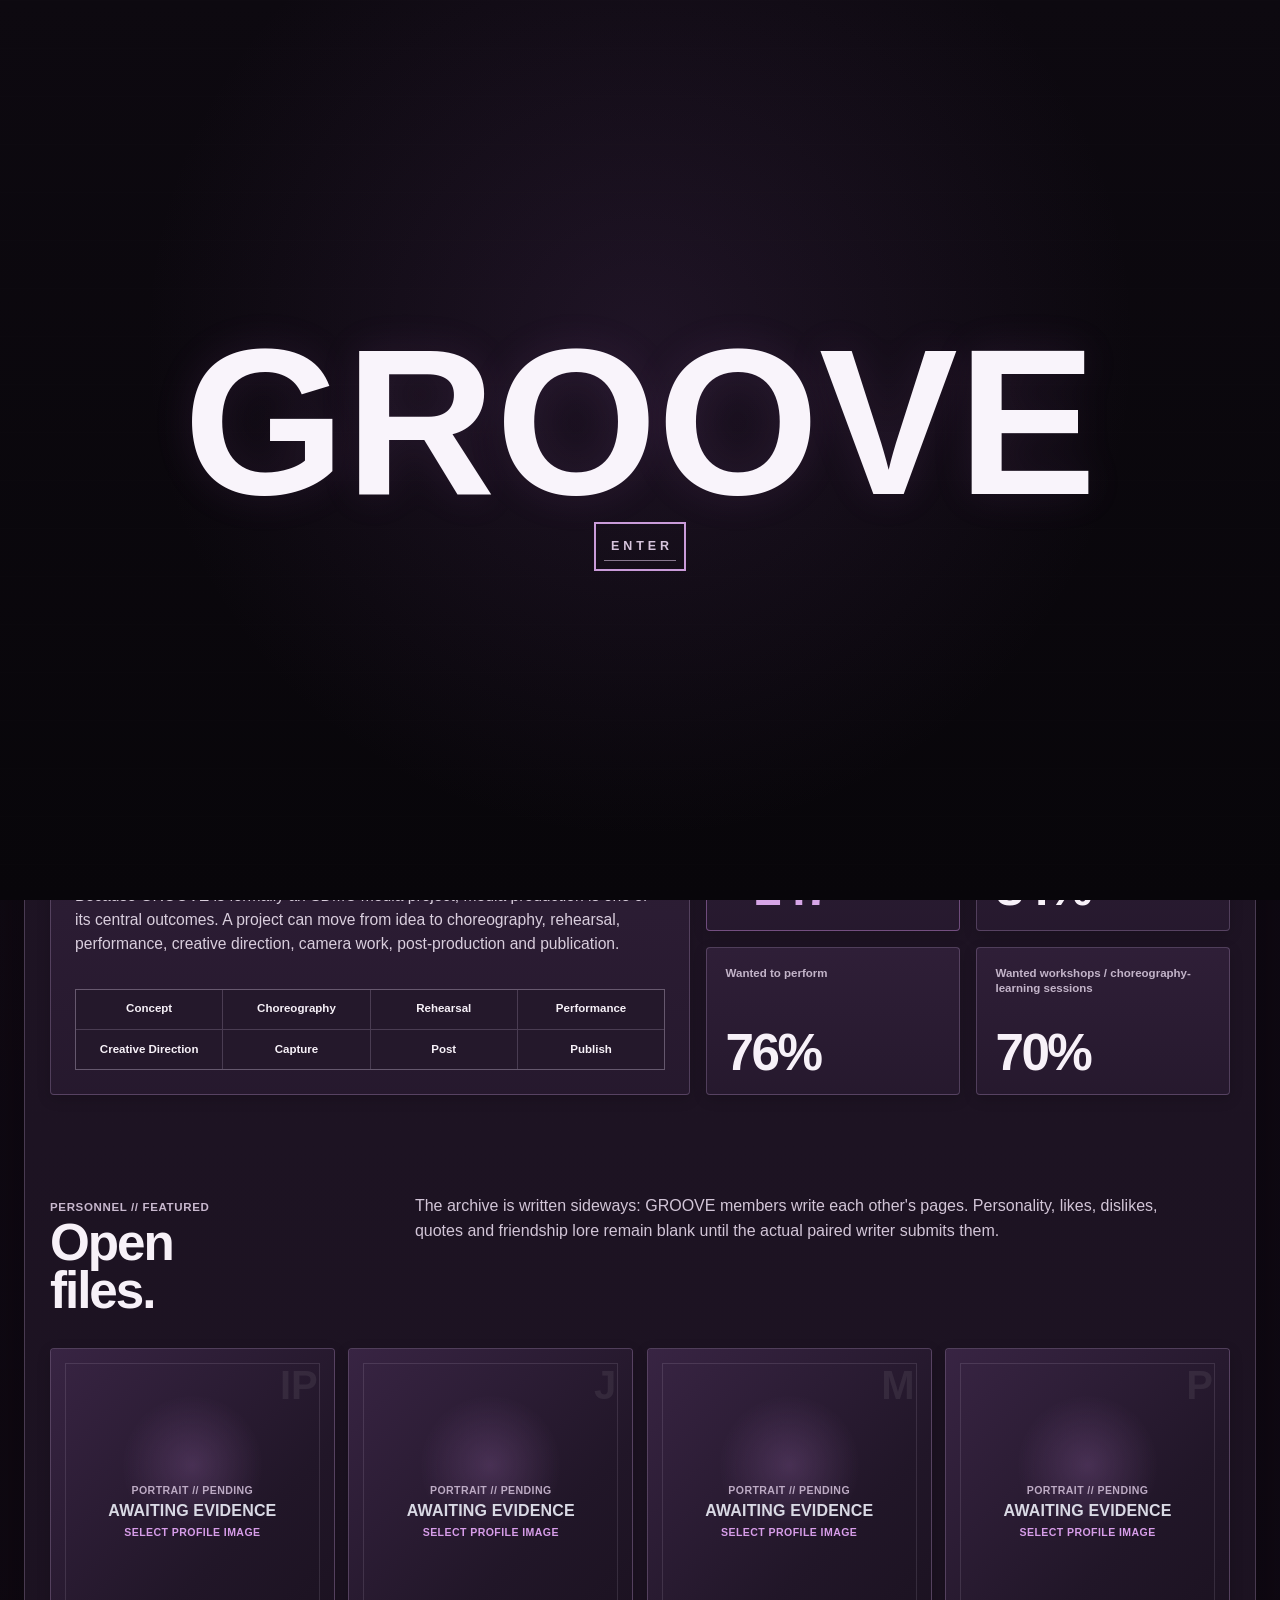
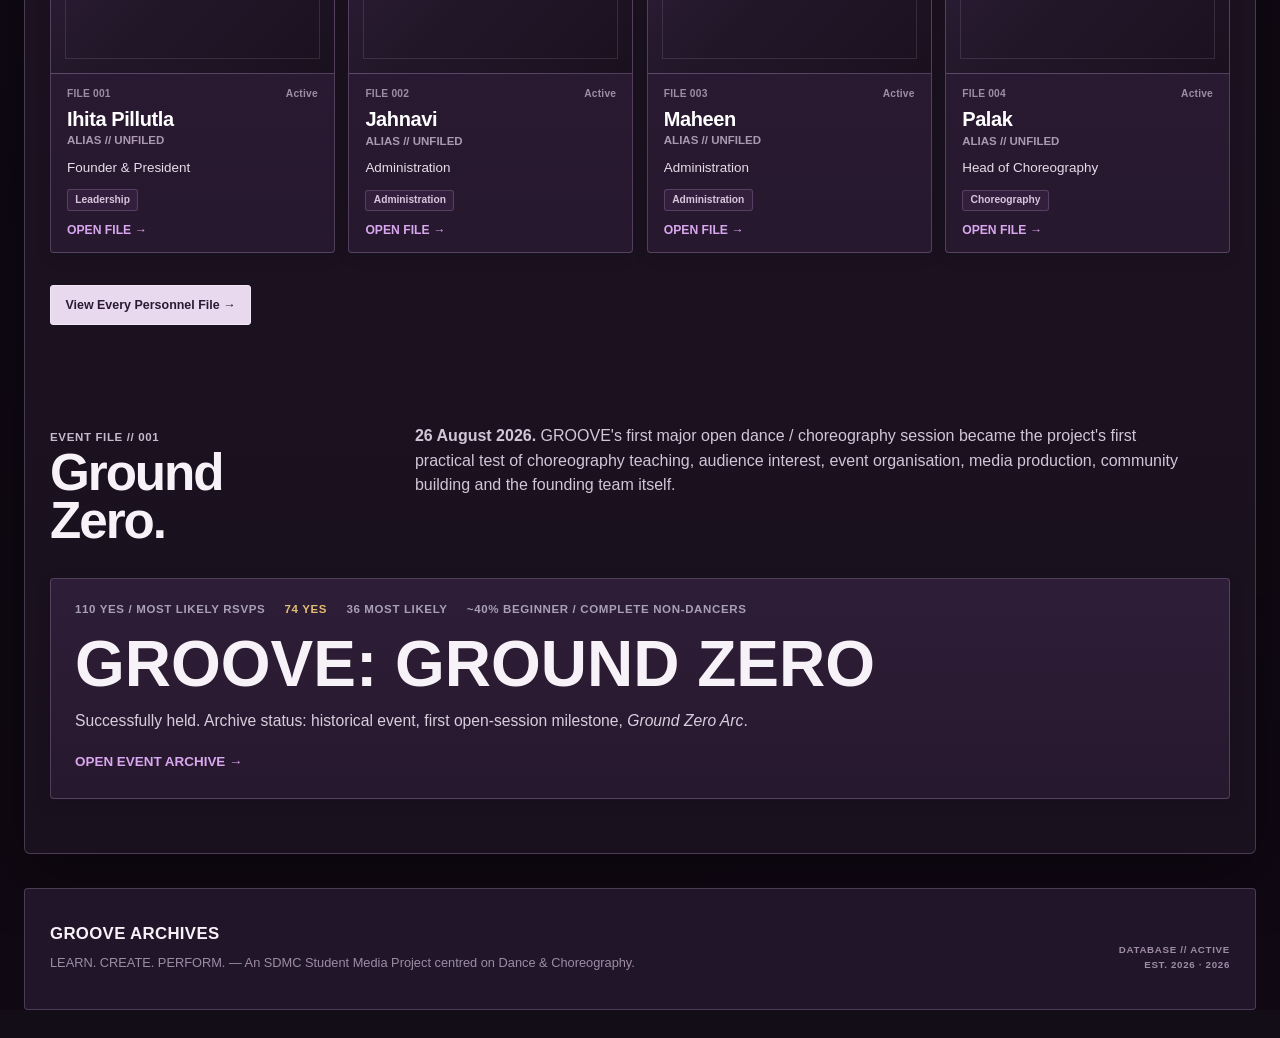
<file: index.html>
<!doctype html>
<html lang="en">
<head>
<meta charset="utf-8">
<meta name="viewport" content="width=device-width, initial-scale=1">
<meta name="theme-color" content="#07060a">
<meta name="description" content="GROOVE Archives — the personnel and project archive for GROOVE, an SDMC Student Media Project at Mahindra University.">
<link rel="stylesheet" href="assets/css/style.css">
<title>GROOVE Archives — Learn. Create. Perform.</title>
<style>
  body.intro-locked{overflow:hidden}
  .intro-gate{
    position:fixed;
    inset:0;
    z-index:99999;
    display:flex;
    align-items:center;
    justify-content:center;
    background:
      radial-gradient(circle at 50% 38%,rgba(121,73,145,.18),transparent 31rem),
      linear-gradient(180deg,#0d0910 0%,#08060a 100%);
    transition:opacity .9s cubic-bezier(.22,.61,.36,1),visibility .9s;
  }
  .intro-gate::before{
    content:"";
    position:absolute;
    inset:0;
    pointer-events:none;
    opacity:.18;
    background-image:linear-gradient(rgba(255,255,255,.025) 1px,transparent 1px),linear-gradient(90deg,rgba(255,255,255,.02) 1px,transparent 1px);
    background-size:48px 48px;
  }
  .intro-gate__inner{
    position:relative;
    z-index:1;
    width:100%;
    display:flex;
    flex-direction:column;
    align-items:center;
    justify-content:center;
    gap:1.7rem;
    text-align:center;
  }
  .intro-gate__title{
    width:100%;
    margin:0;
    padding:0;
    text-align:center;
    color:#f9f4fb;
    font:800 clamp(4.5rem,19vw,13rem)/.8 Arial,Helvetica,sans-serif;
    letter-spacing:0;
    text-transform:uppercase;
    opacity:0;
    transform:translateY(14px);
    animation:introTitleIn 1.35s cubic-bezier(.2,.75,.25,1) .12s forwards;
    text-shadow:0 0 42px rgba(177,111,201,.12);
    transition:opacity .65s ease,transform .75s ease,letter-spacing .75s ease,filter .75s ease;
  }
  .intro-gate__enter{
    position:relative;
    left:auto;
    margin:0 auto;
    align-self:center;
    appearance:none;
    border:0;
    border-bottom:1px solid rgba(230,208,238,.55);
    padding:.45rem .2rem .5rem;
    background:transparent;
    color:#d6c4dc;
    cursor:pointer;
    font:600 .78rem/1 Arial,Helvetica,sans-serif;
    letter-spacing:.32em;
    text-indent:.32em;
    text-transform:uppercase;
    opacity:0;
    animation:introEnterIn .9s ease 1.05s forwards;
    transition:color .2s ease,border-color .2s ease,opacity .45s ease,transform .45s ease;
  }
  .intro-gate__enter:hover{color:#fff;border-color:#c99bd9}
  .intro-gate__enter:focus-visible{outline:2px solid #c99bd9;outline-offset:8px}
  .intro-gate.is-leaving .intro-gate__title{
    opacity:0;
    transform:translateY(-12px) scale(.985);
    letter-spacing:.015em;
    filter:blur(7px);
  }
  .intro-gate.is-leaving .intro-gate__enter{
    opacity:0;
    transform:translateY(8px);
  }
  .intro-gate.is-gone{opacity:0;visibility:hidden;pointer-events:none}
  @keyframes introTitleIn{to{opacity:1;transform:translateY(0)}}
  @keyframes introEnterIn{to{opacity:1}}
  @media (prefers-reduced-motion:reduce){
    .intro-gate__title,.intro-gate__enter{animation:none;opacity:1;transform:none}
    .intro-gate,.intro-gate__title,.intro-gate__enter{transition-duration:.01ms!important}
  }
</style>
</head>
<body data-page="archive" class="intro-locked">
<div class="intro-gate" data-intro-gate role="dialog" aria-modal="true" aria-label="Enter GROOVE Archives">
  <div class="intro-gate__inner">
    <h1 class="intro-gate__title">GROOVE</h1>
    <button class="intro-gate__enter" type="button" data-intro-enter>Enter</button>
  </div>
</div>
<a class="skip-link" href="#main">Skip to content</a>
<header class="site-header">
  <div class="header-inner shell">
    <a class="brand" href="index.html" aria-label="GROOVE Archives home">
      <span class="brand-mark" aria-hidden="true">G</span>
      <span class="brand-copy"><strong>GROOVE ARCHIVES</strong><span>SDMC // MAHINDRA UNIVERSITY</span></span>
    </a>
    <button class="nav-toggle" type="button" data-nav-toggle aria-expanded="false" aria-controls="site-nav" aria-label="Toggle navigation"><span></span></button>
    <nav class="site-nav" id="site-nav" data-nav data-open="false" aria-label="Primary navigation">
      <a href="index.html" data-nav-link="archive">Archive</a>
      <a href="team.html" data-nav-link="personnel">Personnel</a>
      <a href="events.html" data-nav-link="events">Events</a>
      <a href="gallery.html" data-nav-link="gallery">Gallery</a>
      <a href="about.html" data-nav-link="about">About</a>
    </nav>
  </div>
</header>
<main class="site-main" id="main">
  <section class="home-hero">
    <div class="home-hero__grid shell">
      <div>
        <p class="eyebrow">SDMC STUDENT MEDIA PROJECT // MAHINDRA UNIVERSITY</p>
        <h1 class="hero-title chrome-text"><span>GROOVE</span></h1>
        <p class="hero-motto">LEARN. CREATE. PERFORM.</p>
        <p class="hero-sub">An accessible choreography community where dance, creative direction, performance, videography, photography, editing and audiovisual production collide.</p>
        <div class="hero-actions">
          <a class="button button--hot" href="team.html">Enter Personnel Archive →</a>
          <a class="button" href="events.html">Open Ground Zero File</a>
        </div>
      </div>
      <div class="status-deck" aria-label="Archive status">
        <div class="status-hot"><span>DATABASE STATUS</span><strong>ACTIVE</strong></div>
        <div><span>ESTABLISHED</span><strong>2026</strong></div>
        <div><span>CURRENT ERA</span><strong>POST-GROUND-ZERO</strong></div>
        <div><span>AFFILIATION</span><strong>School of Digital Media and Communication</strong></div>
      </div>
    </div>
  </section>

  <div class="archive-strip"><div class="archive-strip__inner shell"><b>GROOVE ARCHIVES</b><i>◆</i><span>FOUNDING ERA</span><i>◆</i><span>GROUND ZERO ARC</span><i>◆</i><span>POST-GROUND-ZERO ERA</span><i>◆</i><span>PERSONNEL FILES OPEN</span></div></div>

  <section class="content-section">
    <div class="shell">
      <div class="section-intro">
        <div><span class="section-kicker">ARCHIVE NOTE // 00</span><h2>What is<br>GROOVE?</h2></div>
        <p>GROOVE is a student-led dance, choreography and media-production project created to make learning choreography and making dance media easier to join — including for beginners and students who simply want to dance casually, create, teach, film, perform or meet people through movement.</p>
      </div>
      <div class="about-grid">
        <article class="about-copy metal-panel">
          <div class="section-heading section-heading--small"><span>MEDIA PROJECT PIPELINE</span><h2>Dance is only half the file.</h2></div>
          <p>Because GROOVE is formally an SDMC media project, media production is one of its central outcomes. A project can move from idea to choreography, rehearsal, performance, creative direction, camera work, post-production and publication.</p>
          <div class="pipeline" aria-label="GROOVE media production pipeline"><span>Concept</span><span>Choreography</span><span>Rehearsal</span><span>Performance</span><span>Creative Direction</span><span>Capture</span><span>Post</span><span>Publish</span></div>
        </article>
        <div class="stat-stack" aria-label="Founding interest survey highlights">
          <article class="stat-card metal-panel stat-card--accent"><span>Initial interest survey responses</span><strong>~147</strong></article>
          <article class="stat-card metal-panel"><span>Definitely wanted to join</span><strong>84%</strong></article>
          <article class="stat-card metal-panel"><span>Wanted to perform</span><strong>76%</strong></article>
          <article class="stat-card metal-panel"><span>Wanted workshops / choreography-learning sessions</span><strong>70%</strong></article>
        </div>
      </div>
    </div>
  </section>

  <section class="content-section content-section--tight">
    <div class="shell">
      <div class="section-intro">
        <div><span class="section-kicker">PERSONNEL // FEATURED</span><h2>Open<br>files.</h2></div>
        <p>The archive is written sideways: GROOVE members write each other's pages. Personality, likes, dislikes, quotes and friendship lore remain blank until the actual paired writer submits them.</p>
      </div>
      <div class="member-grid" data-featured-personnel aria-label="Featured GROOVE personnel"></div>
      <div class="hero-actions"><a class="button button--chrome" href="team.html">View Every Personnel File →</a></div>
    </div>
  </section>

  <section class="content-section">
    <div class="shell">
      <div class="section-intro">
        <div><span class="section-kicker">EVENT FILE // 001</span><h2>Ground<br>Zero.</h2></div>
        <p><strong>26 August 2026.</strong> GROOVE's first major open dance / choreography session became the project's first practical test of choreography teaching, audience interest, event organisation, media production, community building and the founding team itself.</p>
      </div>
      <article class="about-copy metal-panel">
        <div class="eyebrow-row"><span>110 YES / MOST LIKELY RSVPs</span><span>74 YES</span><span>36 MOST LIKELY</span><span>~40% BEGINNER / COMPLETE NON-DANCERS</span></div>
        <h3 style="font:900 clamp(2rem,5vw,4rem)/.9 var(--font-display);margin:1.2rem 0 .8rem;text-transform:uppercase">GROOVE: GROUND ZERO</h3>
        <p>Successfully held. Archive status: historical event, first open-session milestone, <em>Ground Zero Arc</em>.</p>
        <a class="text-link" href="events.html">OPEN EVENT ARCHIVE →</a>
      </article>
    </div>
  </section>
</main>
<footer class="site-footer">
  <div class="footer-inner shell">
    <div><div class="footer-brand chrome-text">GROOVE ARCHIVES</div><div class="footer-copy">LEARN. CREATE. PERFORM. — An SDMC Student Media Project centred on Dance & Choreography.</div></div>
    <div class="footer-meta">DATABASE // ACTIVE<br>EST. 2026 · <span data-year></span></div>
  </div>
</footer>
<script src="assets/js/members.js"></script>
<script src="assets/js/app.js"></script>
<script>
  (() => {
    const gate = document.querySelector('[data-intro-gate]');
    const enter = document.querySelector('[data-intro-enter]');
    if (!gate || !enter) return;

    const leave = () => {
      gate.classList.add('is-leaving');
      enter.disabled = true;
      window.setTimeout(() => {
        gate.classList.add('is-gone');
        document.body.classList.remove('intro-locked');
      }, 760);
    };

    enter.addEventListener('click', leave);
    enter.focus({preventScroll:true});
  })();
</script>
</body>
</html>
</file>
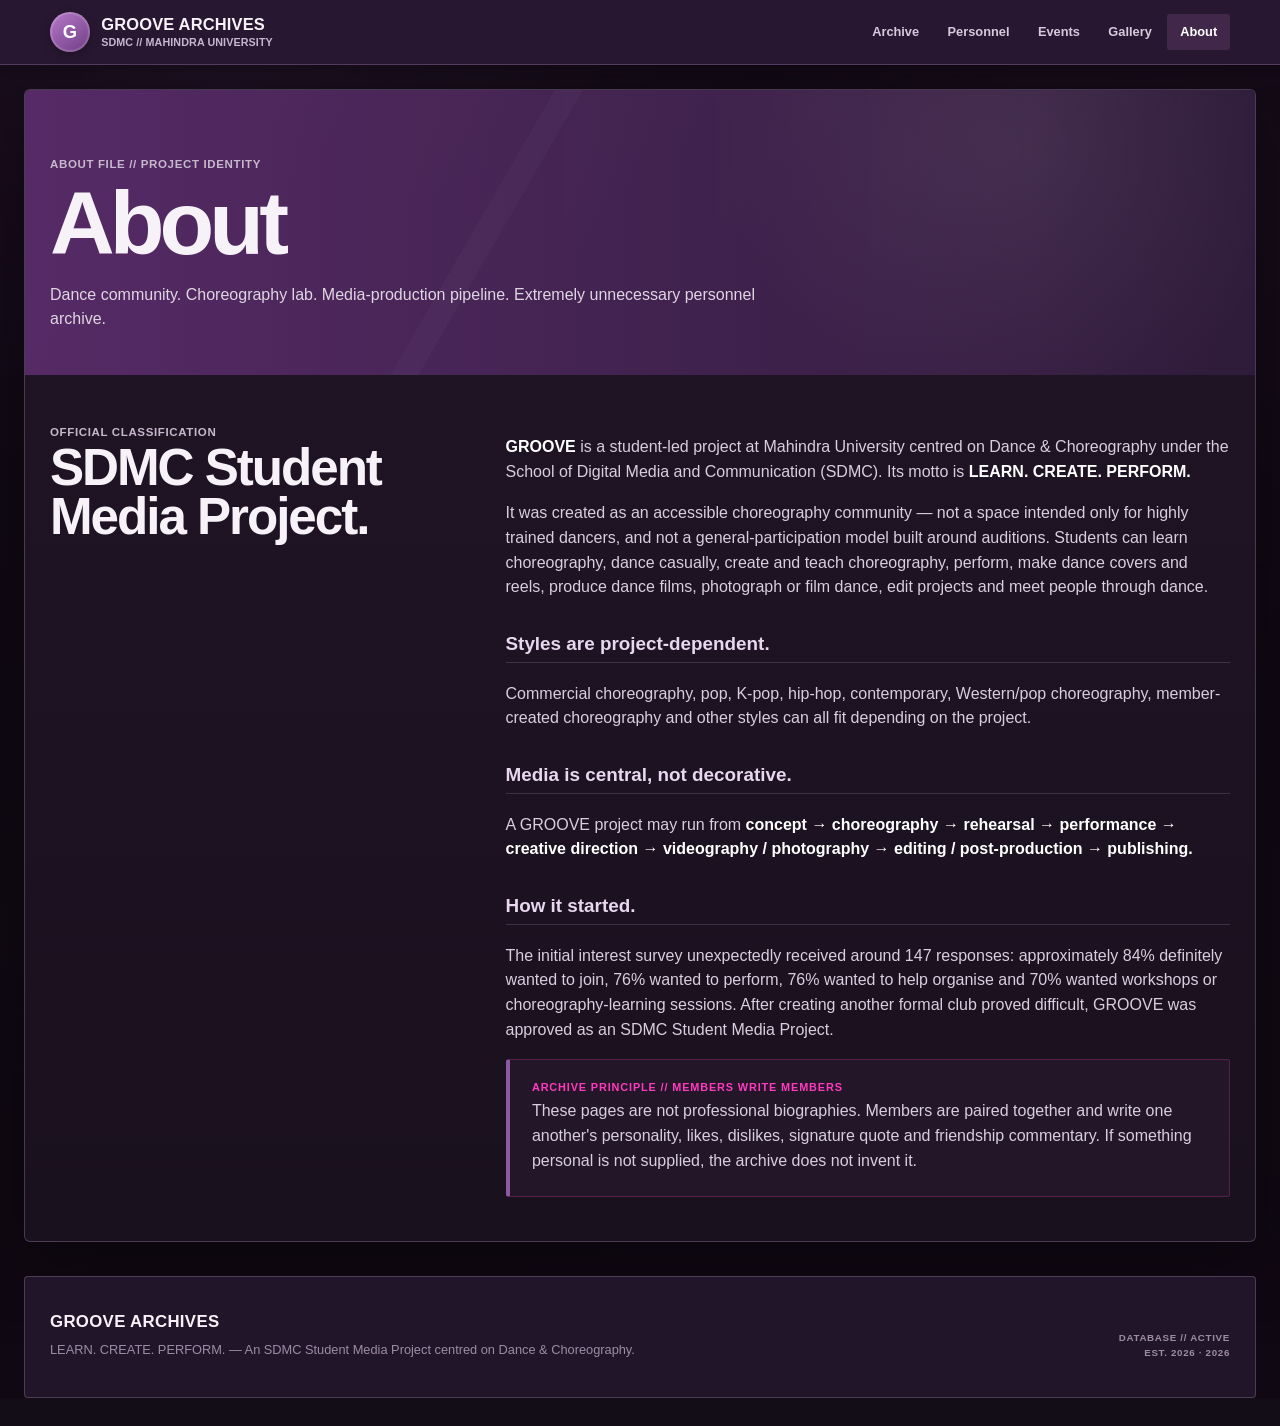
<file: about.html>
<!doctype html>
<html lang="en">
<head>
<meta charset="utf-8">
<meta name="viewport" content="width=device-width, initial-scale=1">
<meta name="theme-color" content="#07060a">
<meta name="description" content="GROOVE Archives — the personnel and project archive for GROOVE, an SDMC Student Media Project at Mahindra University.">
<link rel="stylesheet" href="assets/css/style.css">
<title>About GROOVE — GROOVE Archives</title>
</head>
<body data-page="about">
<a class="skip-link" href="#main">Skip to content</a>
<header class="site-header">
  <div class="header-inner shell">
    <a class="brand" href="index.html" aria-label="GROOVE Archives home">
      <span class="brand-mark" aria-hidden="true">G</span>
      <span class="brand-copy"><strong>GROOVE ARCHIVES</strong><span>SDMC // MAHINDRA UNIVERSITY</span></span>
    </a>
    <button class="nav-toggle" type="button" data-nav-toggle aria-expanded="false" aria-controls="site-nav" aria-label="Toggle navigation"><span></span></button>
    <nav class="site-nav" id="site-nav" data-nav data-open="false" aria-label="Primary navigation">
      <a href="index.html" data-nav-link="archive">Archive</a>
      <a href="team.html" data-nav-link="personnel">Personnel</a>
      <a href="events.html" data-nav-link="events">Events</a>
      <a href="gallery.html" data-nav-link="gallery">Gallery</a>
      <a href="about.html" data-nav-link="about">About</a>
    </nav>
  </div>
</header>
<main class="site-main" id="main">
  <section class="directory-hero">
    <div class="shell"><p class="eyebrow">ABOUT FILE // PROJECT IDENTITY</p><h1 class="page-title chrome-text">About</h1><p class="page-deck">Dance community. Choreography lab. Media-production pipeline. Extremely unnecessary personnel archive.</p></div>
  </section>
  <section class="content-section content-section--tight">
    <div class="copy-grid shell">
      <div><span class="section-kicker">OFFICIAL CLASSIFICATION</span><h2>SDMC Student<br>Media Project.</h2></div>
      <article class="rich-copy">
        <p><strong>GROOVE</strong> is a student-led project at Mahindra University centred on Dance & Choreography under the School of Digital Media and Communication (SDMC). Its motto is <strong>LEARN. CREATE. PERFORM.</strong></p>
        <p>It was created as an accessible choreography community — not a space intended only for highly trained dancers, and not a general-participation model built around auditions. Students can learn choreography, dance casually, create and teach choreography, perform, make dance covers and reels, produce dance films, photograph or film dance, edit projects and meet people through dance.</p>
        <h3>Styles are project-dependent.</h3>
        <p>Commercial choreography, pop, K-pop, hip-hop, contemporary, Western/pop choreography, member-created choreography and other styles can all fit depending on the project.</p>
        <h3>Media is central, not decorative.</h3>
        <p>A GROOVE project may run from <strong>concept → choreography → rehearsal → performance → creative direction → videography / photography → editing / post-production → publishing.</strong></p>
        <h3>How it started.</h3>
        <p>The initial interest survey unexpectedly received around 147 responses: approximately 84% definitely wanted to join, 76% wanted to perform, 76% wanted to help organise and 70% wanted workshops or choreography-learning sessions. After creating another formal club proved difficult, GROOVE was approved as an SDMC Student Media Project.</p>
        <div class="lore-callout"><strong>ARCHIVE PRINCIPLE // MEMBERS WRITE MEMBERS</strong>These pages are not professional biographies. Members are paired together and write one another's personality, likes, dislikes, signature quote and friendship commentary. If something personal is not supplied, the archive does not invent it.</div>
      </article>
    </div>
  </section>
</main>
<footer class="site-footer">
  <div class="footer-inner shell">
    <div><div class="footer-brand chrome-text">GROOVE ARCHIVES</div><div class="footer-copy">LEARN. CREATE. PERFORM. — An SDMC Student Media Project centred on Dance & Choreography.</div></div>
    <div class="footer-meta">DATABASE // ACTIVE<br>EST. 2026 · <span data-year></span></div>
  </div>
</footer>
<script src="assets/js/members.js"></script>
<script src="assets/js/app.js"></script>
</body>
</html>
</file>
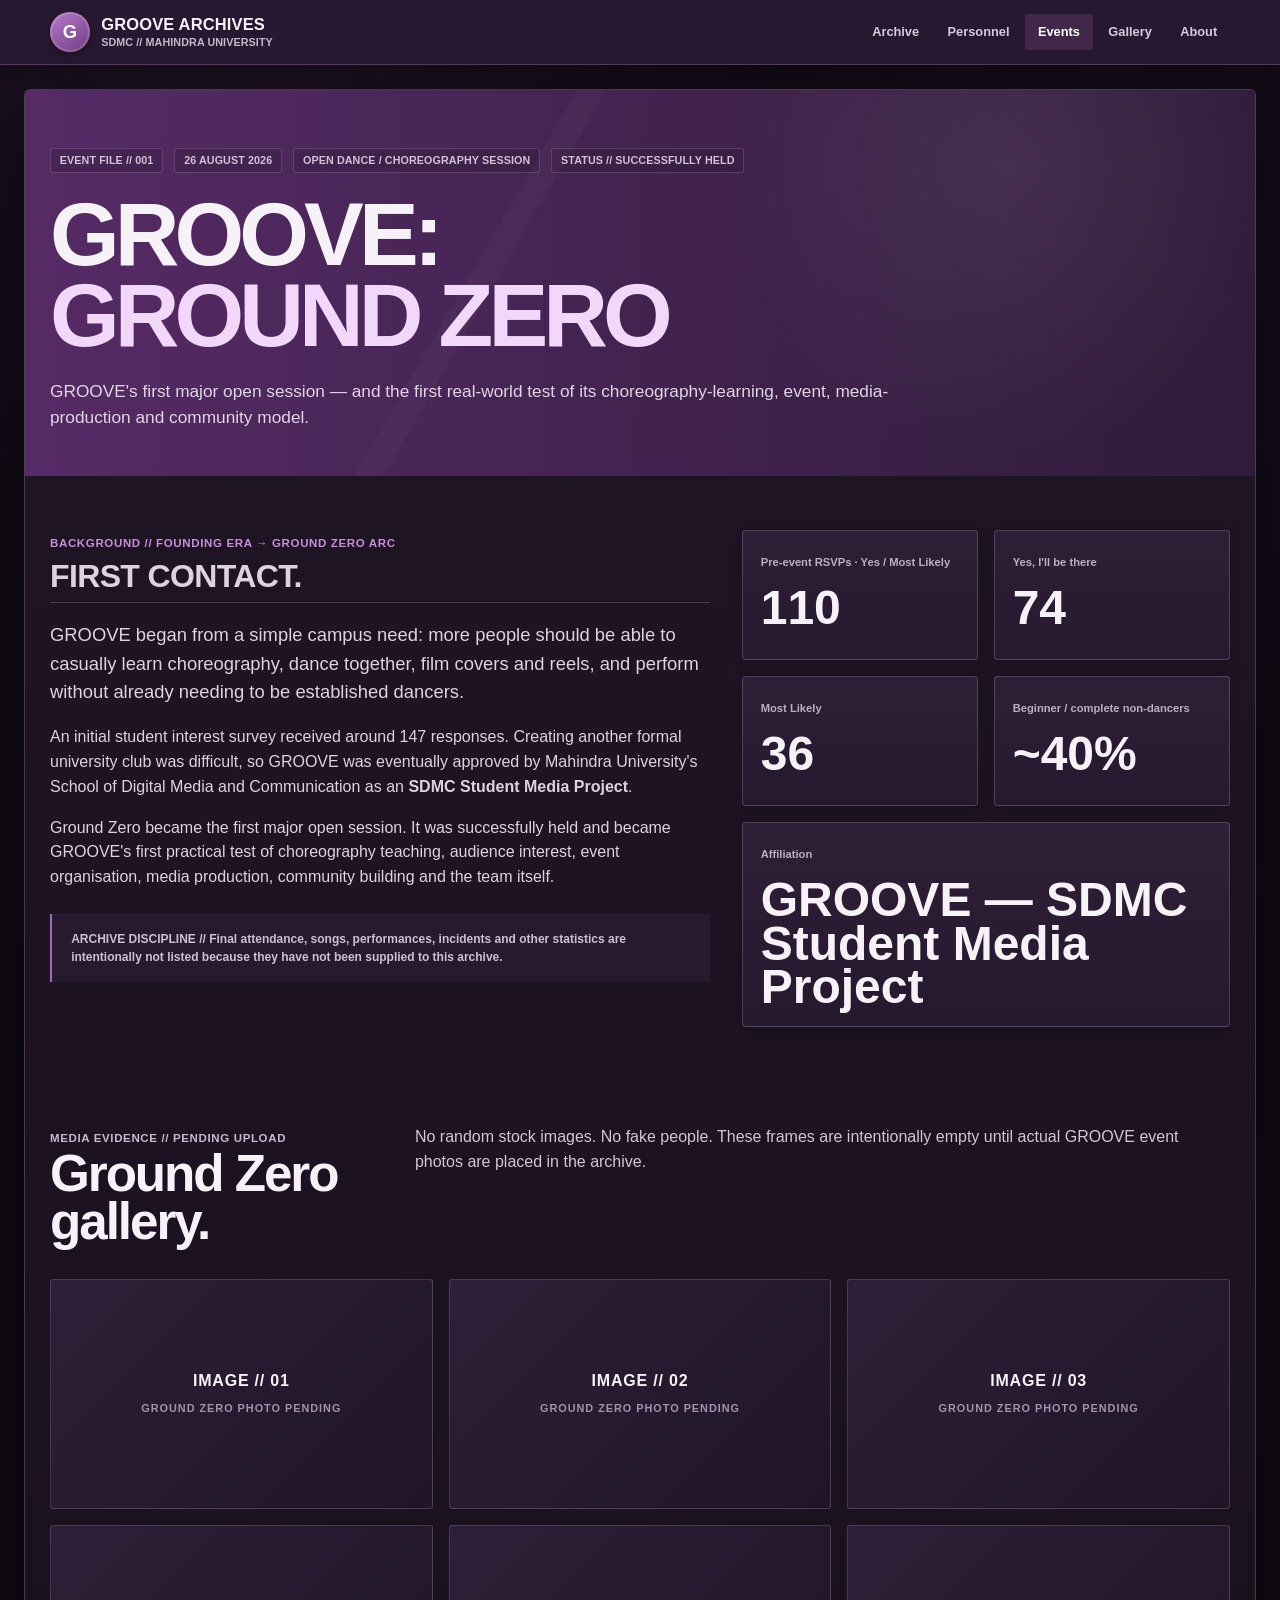
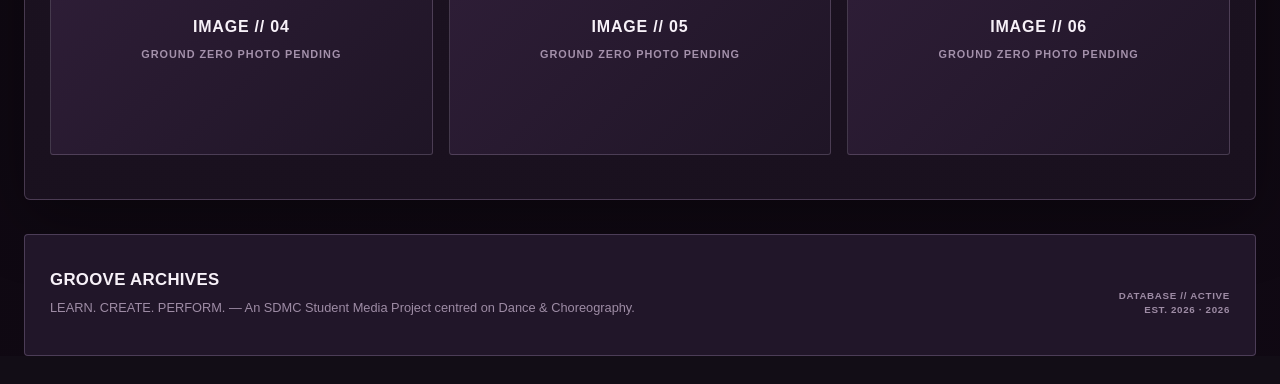
<file: events.html>
<!doctype html>
<html lang="en">
<head>
<meta charset="utf-8">
<meta name="viewport" content="width=device-width, initial-scale=1">
<meta name="theme-color" content="#07060a">
<meta name="description" content="GROOVE Archives — the personnel and project archive for GROOVE, an SDMC Student Media Project at Mahindra University.">
<link rel="stylesheet" href="assets/css/style.css">
<title>Ground Zero — GROOVE Archives</title>
</head>
<body data-page="events">
<a class="skip-link" href="#main">Skip to content</a>
<header class="site-header">
  <div class="header-inner shell">
    <a class="brand" href="index.html" aria-label="GROOVE Archives home">
      <span class="brand-mark" aria-hidden="true">G</span>
      <span class="brand-copy"><strong>GROOVE ARCHIVES</strong><span>SDMC // MAHINDRA UNIVERSITY</span></span>
    </a>
    <button class="nav-toggle" type="button" data-nav-toggle aria-expanded="false" aria-controls="site-nav" aria-label="Toggle navigation"><span></span></button>
    <nav class="site-nav" id="site-nav" data-nav data-open="false" aria-label="Primary navigation">
      <a href="index.html" data-nav-link="archive">Archive</a>
      <a href="team.html" data-nav-link="personnel">Personnel</a>
      <a href="events.html" data-nav-link="events">Events</a>
      <a href="gallery.html" data-nav-link="gallery">Gallery</a>
      <a href="about.html" data-nav-link="about">About</a>
    </nav>
  </div>
</header>
<main class="site-main" id="main">
  <section class="event-hero">
    <div class="shell">
      <div class="event-hero__meta"><span>EVENT FILE // 001</span><span>26 AUGUST 2026</span><span>OPEN DANCE / CHOREOGRAPHY SESSION</span><span>STATUS // SUCCESSFULLY HELD</span></div>
      <h1 class="event-title chrome-text">GROOVE:<span>GROUND ZERO</span></h1>
      <p class="event-deck">GROOVE's first major open session — and the first real-world test of its choreography-learning, event, media-production and community model.</p>
    </div>
  </section>

  <section class="content-section">
    <div class="event-layout shell">
      <article class="event-copy">
        <div class="section-heading"><span>BACKGROUND // FOUNDING ERA → GROUND ZERO ARC</span><h2>FIRST CONTACT.</h2></div>
        <p>GROOVE began from a simple campus need: more people should be able to casually learn choreography, dance together, film covers and reels, and perform without already needing to be established dancers.</p>
        <p>An initial student interest survey received around 147 responses. Creating another formal university club was difficult, so GROOVE was eventually approved by Mahindra University's School of Digital Media and Communication as an <strong>SDMC Student Media Project</strong>.</p>
        <p>Ground Zero became the first major open session. It was successfully held and became GROOVE's first practical test of choreography teaching, audience interest, event organisation, media production, community building and the team itself.</p>
        <div class="archive-note">ARCHIVE DISCIPLINE // Final attendance, songs, performances, incidents and other statistics are intentionally not listed because they have not been supplied to this archive.</div>
      </article>
      <aside class="event-facts" aria-label="Ground Zero statistics">
        <article class="event-fact metal-panel"><span>Pre-event RSVPs · Yes / Most Likely</span><strong>110</strong></article>
        <article class="event-fact metal-panel"><span>Yes, I'll be there</span><strong>74</strong></article>
        <article class="event-fact metal-panel"><span>Most Likely</span><strong>36</strong></article>
        <article class="event-fact metal-panel"><span>Beginner / complete non-dancers</span><strong>~40%</strong></article>
        <article class="event-fact event-fact--wide metal-panel"><span>Affiliation</span><strong>GROOVE — SDMC Student Media Project</strong></article>
      </aside>
    </div>
  </section>

  <section class="content-section content-section--tight">
    <div class="shell">
      <div class="section-intro"><div><span class="section-kicker">MEDIA EVIDENCE // PENDING UPLOAD</span><h2>Ground Zero<br>gallery.</h2></div><p>No random stock images. No fake people. These frames are intentionally empty until actual GROOVE event photos are placed in the archive.</p></div>
      <div class="gallery-grid" aria-label="Ground Zero image placeholders">
        <div class="gallery-placeholder"><span>IMAGE // 01</span><small>GROUND ZERO PHOTO PENDING</small></div>
        <div class="gallery-placeholder"><span>IMAGE // 02</span><small>GROUND ZERO PHOTO PENDING</small></div>
        <div class="gallery-placeholder"><span>IMAGE // 03</span><small>GROUND ZERO PHOTO PENDING</small></div>
        <div class="gallery-placeholder"><span>IMAGE // 04</span><small>GROUND ZERO PHOTO PENDING</small></div>
        <div class="gallery-placeholder"><span>IMAGE // 05</span><small>GROUND ZERO PHOTO PENDING</small></div>
        <div class="gallery-placeholder"><span>IMAGE // 06</span><small>GROUND ZERO PHOTO PENDING</small></div>
      </div>
    </div>
  </section>
</main>
<footer class="site-footer">
  <div class="footer-inner shell">
    <div><div class="footer-brand chrome-text">GROOVE ARCHIVES</div><div class="footer-copy">LEARN. CREATE. PERFORM. — An SDMC Student Media Project centred on Dance & Choreography.</div></div>
    <div class="footer-meta">DATABASE // ACTIVE<br>EST. 2026 · <span data-year></span></div>
  </div>
</footer>
<script src="assets/js/members.js"></script>
<script src="assets/js/app.js"></script>
</body>
</html>
</file>
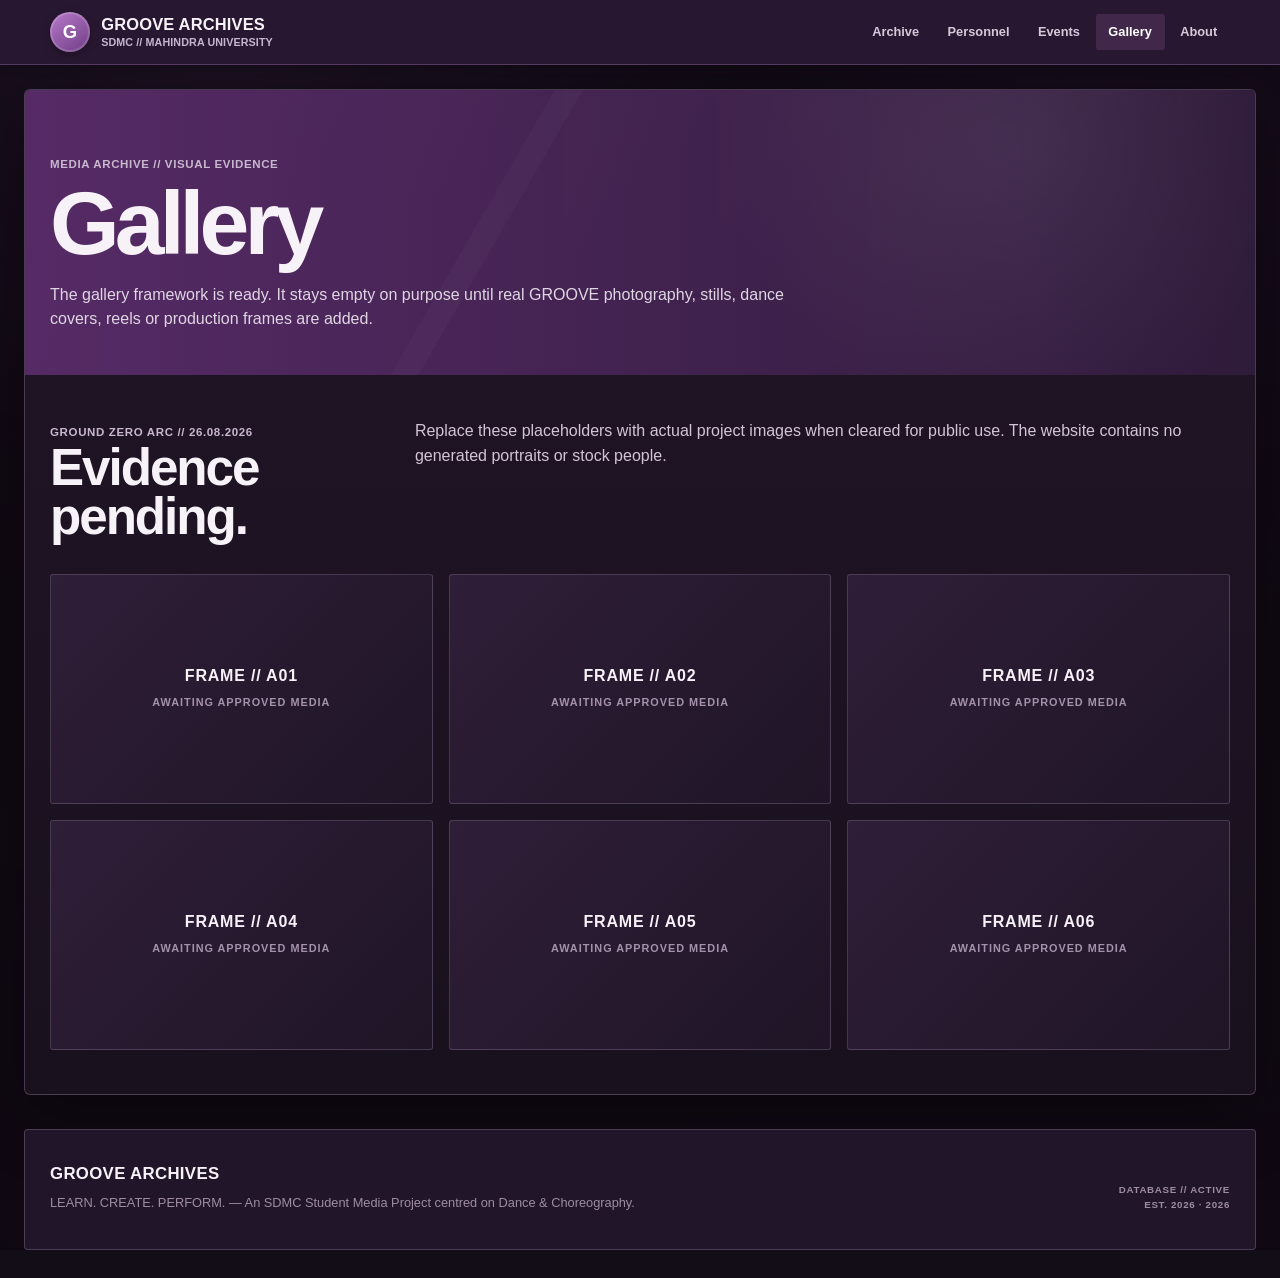
<file: gallery.html>
<!doctype html>
<html lang="en">
<head>
<meta charset="utf-8">
<meta name="viewport" content="width=device-width, initial-scale=1">
<meta name="theme-color" content="#07060a">
<meta name="description" content="GROOVE Archives — the personnel and project archive for GROOVE, an SDMC Student Media Project at Mahindra University.">
<link rel="stylesheet" href="assets/css/style.css">
<title>Gallery — GROOVE Archives</title>
</head>
<body data-page="gallery">
<a class="skip-link" href="#main">Skip to content</a>
<header class="site-header">
  <div class="header-inner shell">
    <a class="brand" href="index.html" aria-label="GROOVE Archives home">
      <span class="brand-mark" aria-hidden="true">G</span>
      <span class="brand-copy"><strong>GROOVE ARCHIVES</strong><span>SDMC // MAHINDRA UNIVERSITY</span></span>
    </a>
    <button class="nav-toggle" type="button" data-nav-toggle aria-expanded="false" aria-controls="site-nav" aria-label="Toggle navigation"><span></span></button>
    <nav class="site-nav" id="site-nav" data-nav data-open="false" aria-label="Primary navigation">
      <a href="index.html" data-nav-link="archive">Archive</a>
      <a href="team.html" data-nav-link="personnel">Personnel</a>
      <a href="events.html" data-nav-link="events">Events</a>
      <a href="gallery.html" data-nav-link="gallery">Gallery</a>
      <a href="about.html" data-nav-link="about">About</a>
    </nav>
  </div>
</header>
<main class="site-main" id="main">
  <section class="directory-hero">
    <div class="shell"><p class="eyebrow">MEDIA ARCHIVE // VISUAL EVIDENCE</p><h1 class="page-title chrome-text">Gallery</h1><p class="page-deck">The gallery framework is ready. It stays empty on purpose until real GROOVE photography, stills, dance covers, reels or production frames are added.</p></div>
  </section>
  <section class="content-section content-section--tight">
    <div class="shell">
      <div class="section-intro"><div><span class="section-kicker">GROUND ZERO ARC // 26.08.2026</span><h2>Evidence<br>pending.</h2></div><p>Replace these placeholders with actual project images when cleared for public use. The website contains no generated portraits or stock people.</p></div>
      <div class="gallery-grid">
        <div class="gallery-placeholder"><span>FRAME // A01</span><small>AWAITING APPROVED MEDIA</small></div>
        <div class="gallery-placeholder"><span>FRAME // A02</span><small>AWAITING APPROVED MEDIA</small></div>
        <div class="gallery-placeholder"><span>FRAME // A03</span><small>AWAITING APPROVED MEDIA</small></div>
        <div class="gallery-placeholder"><span>FRAME // A04</span><small>AWAITING APPROVED MEDIA</small></div>
        <div class="gallery-placeholder"><span>FRAME // A05</span><small>AWAITING APPROVED MEDIA</small></div>
        <div class="gallery-placeholder"><span>FRAME // A06</span><small>AWAITING APPROVED MEDIA</small></div>
      </div>
    </div>
  </section>
</main>
<footer class="site-footer">
  <div class="footer-inner shell">
    <div><div class="footer-brand chrome-text">GROOVE ARCHIVES</div><div class="footer-copy">LEARN. CREATE. PERFORM. — An SDMC Student Media Project centred on Dance & Choreography.</div></div>
    <div class="footer-meta">DATABASE // ACTIVE<br>EST. 2026 · <span data-year></span></div>
  </div>
</footer>
<script src="assets/js/members.js"></script>
<script src="assets/js/app.js"></script>
</body>
</html>
</file>
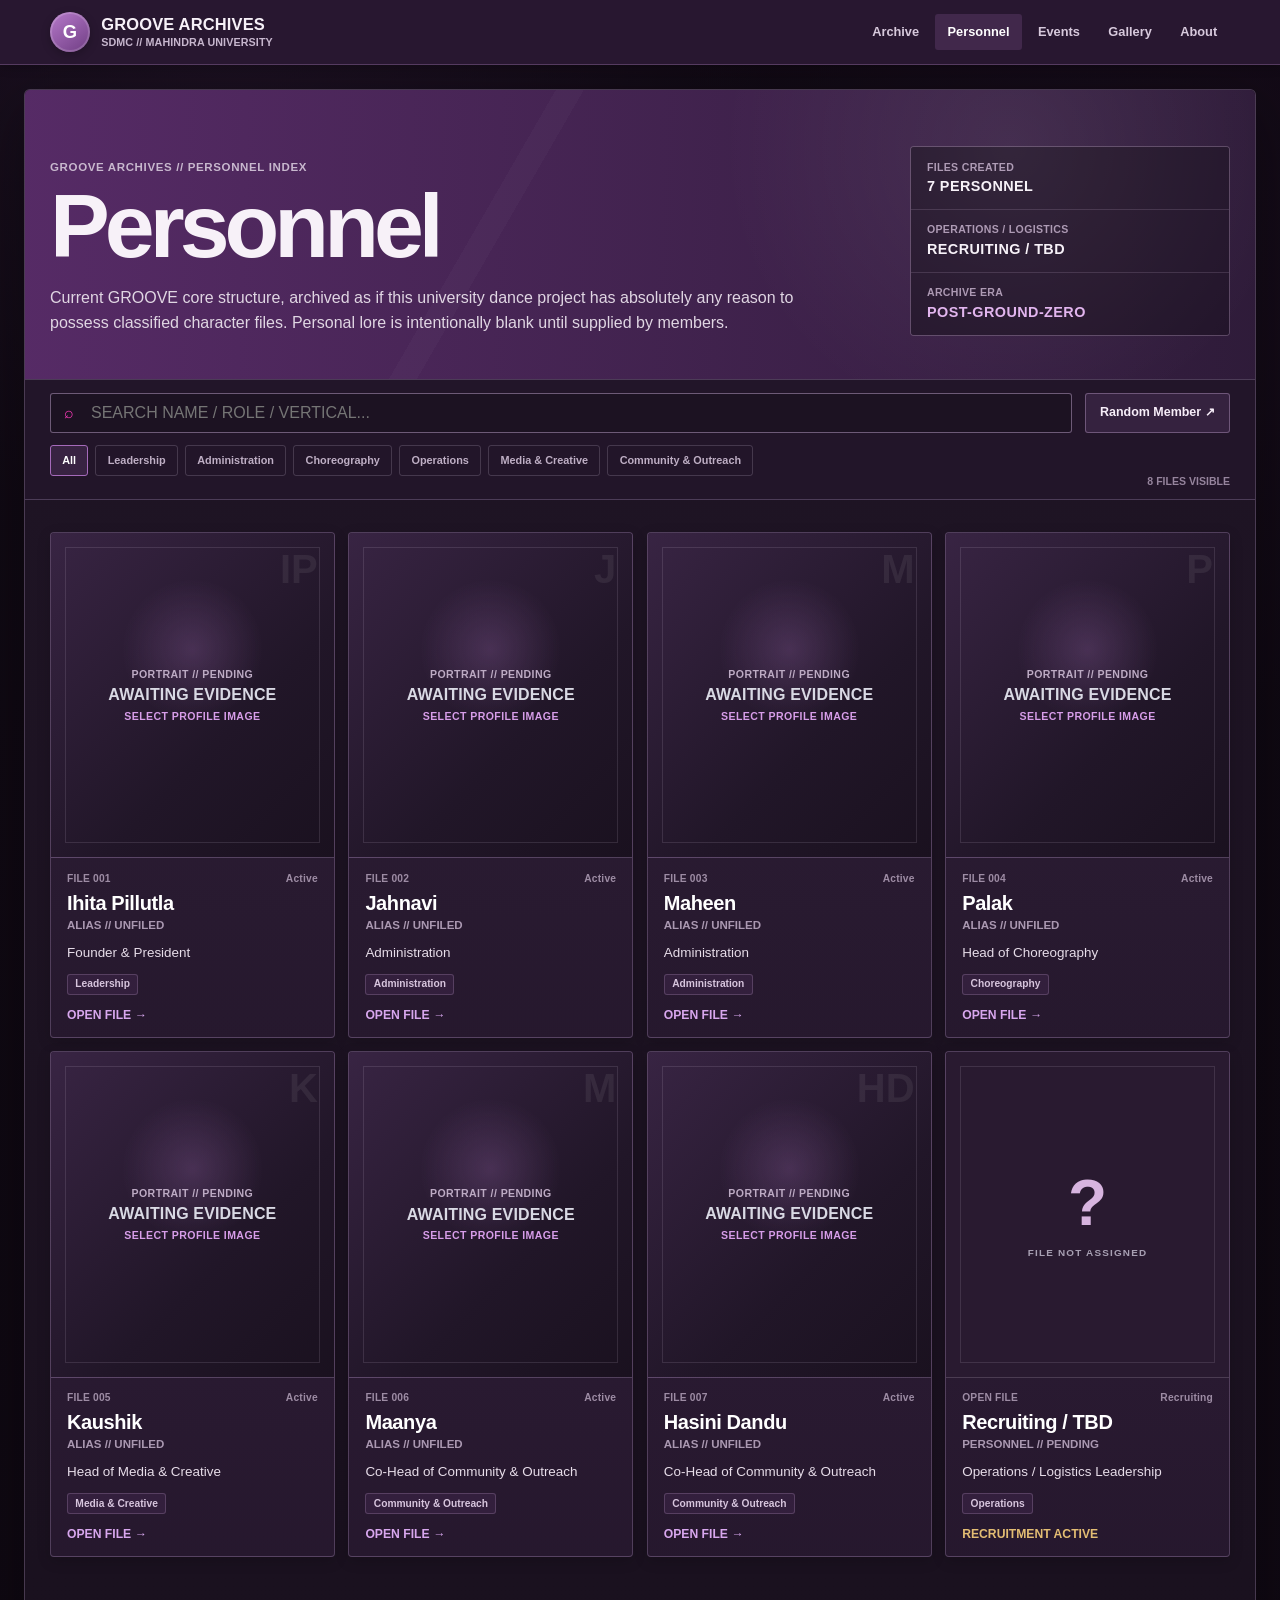
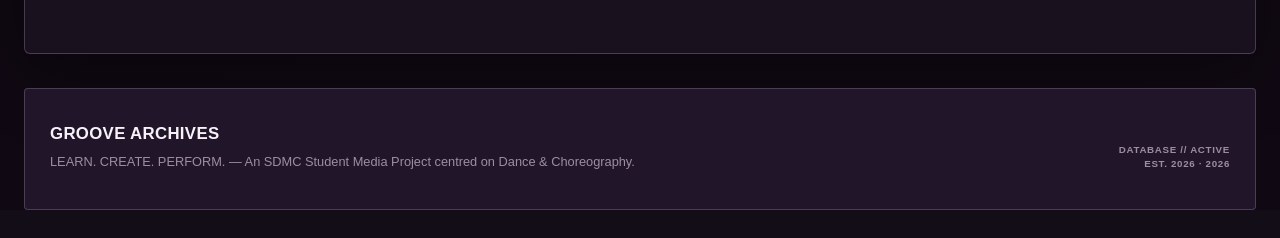
<file: team.html>
<!doctype html>
<html lang="en">
<head>
<meta charset="utf-8">
<meta name="viewport" content="width=device-width, initial-scale=1">
<meta name="theme-color" content="#07060a">
<meta name="description" content="GROOVE Archives — the personnel and project archive for GROOVE, an SDMC Student Media Project at Mahindra University.">
<link rel="stylesheet" href="assets/css/style.css">
<title>Personnel — GROOVE Archives</title>
</head>
<body data-page="personnel">
<a class="skip-link" href="#main">Skip to content</a>
<header class="site-header">
  <div class="header-inner shell">
    <a class="brand" href="index.html" aria-label="GROOVE Archives home">
      <span class="brand-mark" aria-hidden="true">G</span>
      <span class="brand-copy"><strong>GROOVE ARCHIVES</strong><span>SDMC // MAHINDRA UNIVERSITY</span></span>
    </a>
    <button class="nav-toggle" type="button" data-nav-toggle aria-expanded="false" aria-controls="site-nav" aria-label="Toggle navigation"><span></span></button>
    <nav class="site-nav" id="site-nav" data-nav data-open="false" aria-label="Primary navigation">
      <a href="index.html" data-nav-link="archive">Archive</a>
      <a href="team.html" data-nav-link="personnel">Personnel</a>
      <a href="events.html" data-nav-link="events">Events</a>
      <a href="gallery.html" data-nav-link="gallery">Gallery</a>
      <a href="about.html" data-nav-link="about">About</a>
    </nav>
  </div>
</header>
<main class="site-main" id="main">
  <section class="directory-hero">
    <div class="directory-hero__grid shell">
      <div><p class="eyebrow">GROOVE ARCHIVES // PERSONNEL INDEX</p><h1 class="page-title chrome-text">Personnel</h1><p class="page-deck">Current GROOVE core structure, archived as if this university dance project has absolutely any reason to possess classified character files. Personal lore is intentionally blank until supplied by members.</p></div>
      <div class="status-deck"><div><span>FILES CREATED</span><strong>7 PERSONNEL</strong></div><div><span>OPERATIONS / LOGISTICS</span><strong>RECRUITING / TBD</strong></div><div class="status-hot"><span>ARCHIVE ERA</span><strong>POST-GROUND-ZERO</strong></div></div>
    </div>
  </section>

  <section class="directory-controls" aria-label="Personnel filters">
    <div class="shell">
      <div class="directory-tools">
        <label class="search-box"><span class="sr-only" style="position:absolute;clip:rect(0 0 0 0);clip-path:inset(50%);width:1px;height:1px;overflow:hidden">Search members</span><input type="search" data-member-search placeholder="SEARCH NAME / ROLE / VERTICAL..." autocomplete="off"></label>
        <button class="button" type="button" data-random-member>Random Member ↗</button>
      </div>
      <div class="filter-row" aria-label="Filter by vertical">
        <button type="button" data-filter="all" aria-pressed="true">All</button>
        <button type="button" data-filter="leadership" aria-pressed="false">Leadership</button>
        <button type="button" data-filter="administration" aria-pressed="false">Administration</button>
        <button type="button" data-filter="choreography" aria-pressed="false">Choreography</button>
        <button type="button" data-filter="operations" aria-pressed="false">Operations</button>
        <button type="button" data-filter="media & creative" aria-pressed="false">Media & Creative</button>
        <button type="button" data-filter="community & outreach" aria-pressed="false">Community & Outreach</button>
      </div>
      <div class="result-count" data-result-count aria-live="polite"></div>
    </div>
  </section>

  <section class="directory-grid-wrap">
    <div class="member-grid shell" data-team-grid aria-label="GROOVE personnel directory"></div>
  </section>
</main>
<footer class="site-footer">
  <div class="footer-inner shell">
    <div><div class="footer-brand chrome-text">GROOVE ARCHIVES</div><div class="footer-copy">LEARN. CREATE. PERFORM. — An SDMC Student Media Project centred on Dance & Choreography.</div></div>
    <div class="footer-meta">DATABASE // ACTIVE<br>EST. 2026 · <span data-year></span></div>
  </div>
</footer>
<script src="assets/js/members.js"></script>
<script src="assets/js/app.js"></script>
</body>
</html>
</file>
<file: assets/css/style.css>
/* =========================================================
   GROOVE ARCHIVES — BLACK / VIOLET / NEON / CHROME SYSTEM
   Static GitHub Pages stylesheet. No framework required.
   ========================================================= */

:root {
  color-scheme: dark;
  --bg: #07060a;
  --bg-deep: #030205;
  --panel: rgba(18, 14, 26, 0.84);
  --panel-strong: rgba(24, 18, 34, 0.96);
  --text: #f7f2fb;
  --muted: #a8a0b3;
  --faint: #6d6577;
  --violet: #8f43ff;
  --violet-2: #5d22b8;
  --pink: #ff3bbd;
  --pink-hot: #ff0a97;
  --gold: #e3bd73;
  --silver: #d9d9e4;
  --line: rgba(226, 217, 239, 0.18);
  --line-strong: rgba(226, 217, 239, 0.34);
  --profile-accent: #a24cff;
  --member-accent: var(--profile-accent);
  --max: 1240px;
  --radius: 14px;
  --shadow: 0 24px 80px rgba(0, 0, 0, 0.42);
  --font-display: "Arial Narrow", "Roboto Condensed", "Helvetica Neue", Arial, sans-serif;
  --font-body: Inter, ui-sans-serif, system-ui, -apple-system, BlinkMacSystemFont, "Segoe UI", sans-serif;
  --font-mono: "SFMono-Regular", Consolas, "Liberation Mono", monospace;
}

* { box-sizing: border-box; }
html { scroll-behavior: smooth; }
body {
  margin: 0;
  min-width: 320px;
  background:
    radial-gradient(circle at 80% -10%, rgba(143, 67, 255, 0.19), transparent 30rem),
    radial-gradient(circle at 10% 20%, rgba(255, 59, 189, 0.08), transparent 25rem),
    linear-gradient(180deg, #08060c 0%, var(--bg) 45%, #050407 100%);
  color: var(--text);
  font-family: var(--font-body);
  line-height: 1.6;
  overflow-x: hidden;
}

body::before {
  content: "";
  position: fixed;
  inset: 0;
  pointer-events: none;
  z-index: -1;
  opacity: 0.28;
  background-image:
    linear-gradient(rgba(255,255,255,0.018) 1px, transparent 1px),
    linear-gradient(90deg, rgba(255,255,255,0.018) 1px, transparent 1px);
  background-size: 42px 42px;
  mask-image: linear-gradient(to bottom, black, transparent 78%);
}

a { color: inherit; text-decoration: none; }
a, button, input { -webkit-tap-highlight-color: transparent; }
button, input { font: inherit; }
button { color: inherit; }
img { display: block; max-width: 100%; }

:focus-visible {
  outline: 2px solid var(--pink);
  outline-offset: 4px;
}

::selection { background: var(--pink); color: #09050b; }

.skip-link {
  position: fixed;
  left: 1rem;
  top: 1rem;
  z-index: 999;
  transform: translateY(-200%);
  padding: .7rem 1rem;
  background: #fff;
  color: #000;
  font-weight: 800;
}
.skip-link:focus { transform: none; }

.shell { width: min(calc(100% - 40px), var(--max)); margin-inline: auto; }
.site-main { min-height: 70vh; }

/* ---------- Chrome / metal utilities ---------- */
.chrome-text {
  background: linear-gradient(180deg, #fff 0%, #bbb9c8 42%, #f8f7fb 55%, #817c8d 78%, #fafafa 100%);
  -webkit-background-clip: text;
  background-clip: text;
  color: transparent;
  text-shadow: 0 10px 40px rgba(255,255,255,.05);
}

.metal-panel {
  position: relative;
  border: 1px solid var(--line);
  background:
    linear-gradient(145deg, rgba(255,255,255,.055), transparent 28%),
    linear-gradient(180deg, rgba(21,17,28,.94), rgba(10,8,14,.92));
  box-shadow: inset 0 1px 0 rgba(255,255,255,.07), var(--shadow);
  clip-path: polygon(0 0, calc(100% - 16px) 0, 100% 16px, 100% 100%, 16px 100%, 0 calc(100% - 16px));
}

.metal-panel::after {
  content: "";
  position: absolute;
  inset: 0;
  pointer-events: none;
  opacity: .5;
  background: linear-gradient(110deg, transparent 22%, rgba(255,255,255,.045) 36%, transparent 50%);
  transform: translateX(-80%);
  transition: transform .7s ease;
}

.metal-panel:hover::after { transform: translateX(80%); }

.eyebrow, .eyebrow-row, .meta-line, .section-heading > span, .section-kicker {
  font: 700 .73rem/1.2 var(--font-mono);
  letter-spacing: .13em;
  text-transform: uppercase;
  color: var(--muted);
}

.section-heading { margin-bottom: 1.25rem; }
.section-heading > span { color: var(--pink); }
.section-heading h2 {
  margin: .28rem 0 0;
  font: 900 clamp(1.8rem, 3vw, 2.8rem)/.94 var(--font-display);
  letter-spacing: -.035em;
  text-transform: uppercase;
}
.section-heading--small h2 { font-size: clamp(1.45rem, 2.3vw, 2rem); }

.button, .text-button {
  display: inline-flex;
  align-items: center;
  justify-content: center;
  gap: .6rem;
  min-height: 46px;
  padding: .75rem 1rem;
  border: 1px solid var(--line-strong);
  background: rgba(14,10,20,.72);
  color: var(--text);
  cursor: pointer;
  font: 800 .76rem/1 var(--font-mono);
  letter-spacing: .09em;
  text-transform: uppercase;
  transition: transform .18s ease, border-color .18s ease, box-shadow .18s ease, background .18s ease;
}
.button:hover, .text-button:hover { transform: translateY(-2px); border-color: var(--pink); box-shadow: 0 0 0 1px rgba(255,59,189,.1), 0 12px 32px rgba(255,10,151,.12); }
.button--hot { background: linear-gradient(135deg, var(--pink-hot), #b21af2); color: white; border-color: transparent; }
.button--chrome { background: linear-gradient(180deg, #f1f1f7, #8d8997); color: #0c0911; border-color: #fff; }
.text-link { display: inline-block; color: var(--pink); font: 800 .78rem/1 var(--font-mono); letter-spacing: .08em; text-transform: uppercase; }
.text-link:hover { text-decoration: underline; text-underline-offset: .35rem; }

/* ---------- Header ---------- */
.site-header {
  position: sticky;
  top: 0;
  z-index: 100;
  border-bottom: 1px solid rgba(255,255,255,.08);
  background: rgba(5,4,8,.76);
  backdrop-filter: blur(18px) saturate(150%);
}
.header-inner { min-height: 76px; display: flex; align-items: center; justify-content: space-between; gap: 1rem; }
.brand { display: inline-flex; align-items: center; gap: .8rem; min-width: 0; }
.brand-mark {
  width: 36px; aspect-ratio: 1; display: grid; place-items: center;
  border: 1px solid var(--line-strong);
  font: 900 .95rem/1 var(--font-display);
  background: radial-gradient(circle at 35% 30%, #f9f9ff, #7e7988 32%, #1a1522 64%);
  color: #08060b;
  transform: rotate(8deg);
}
.brand-copy { display: grid; line-height: 1; }
.brand-copy strong { font: 900 .98rem/1 var(--font-display); letter-spacing: .12em; }
.brand-copy span { margin-top: .32rem; font: 700 .58rem/1 var(--font-mono); letter-spacing: .12em; color: var(--muted); }

.site-nav { display: flex; align-items: center; gap: .2rem; }
.site-nav a { padding: .7rem .75rem; color: var(--muted); font: 800 .69rem/1 var(--font-mono); letter-spacing: .08em; text-transform: uppercase; border-bottom: 1px solid transparent; }
.site-nav a:hover, .site-nav a[aria-current="page"] { color: white; border-color: var(--pink); }
.nav-toggle { display: none; width: 44px; height: 44px; border: 1px solid var(--line); background: transparent; cursor: pointer; }
.nav-toggle span, .nav-toggle::before, .nav-toggle::after { content: ""; display: block; width: 18px; height: 1px; background: white; margin: 4px auto; transition: transform .2s ease; }

/* ---------- Home hero ---------- */
.home-hero { position: relative; padding: clamp(5rem, 11vw, 9rem) 0 5rem; overflow: hidden; }
.home-hero::after {
  content: "G";
  position: absolute;
  right: -2vw; top: -5rem;
  font: 900 min(46vw, 34rem)/1 var(--font-display);
  color: transparent;
  -webkit-text-stroke: 1px rgba(255,255,255,.035);
  pointer-events: none;
}
.home-hero__grid { position: relative; z-index: 1; display: grid; grid-template-columns: 1.25fr .75fr; gap: clamp(2rem, 6vw, 6rem); align-items: end; }
.hero-title { margin: .7rem 0 1.2rem; font: 900 clamp(5rem, 15vw, 12.5rem)/.72 var(--font-display); letter-spacing: -.075em; text-transform: uppercase; }
.hero-title span { display: block; }
.hero-title span:last-child { transform: translateX(.05em); }
.hero-motto { margin: 0; font: 900 clamp(1rem, 2vw, 1.35rem)/1.1 var(--font-display); letter-spacing: .18em; color: var(--pink); }
.hero-sub { max-width: 48rem; margin-top: 1.4rem; font-size: clamp(1rem, 1.5vw, 1.15rem); color: #d9d1df; }
.hero-actions { display: flex; flex-wrap: wrap; gap: .75rem; margin-top: 2rem; }

.status-deck { display: grid; gap: 1px; border: 1px solid var(--line); background: var(--line); }
.status-deck div { padding: 1rem 1.1rem; background: rgba(10,8,14,.92); display: grid; gap: .25rem; }
.status-deck span { font: 700 .66rem/1.2 var(--font-mono); letter-spacing: .1em; color: var(--faint); }
.status-deck strong { font: 800 .92rem/1.25 var(--font-body); letter-spacing: .03em; }
.status-deck .status-hot strong { color: var(--pink); }

.archive-strip { border-block: 1px solid var(--line); background: rgba(255,255,255,.018); }
.archive-strip__inner { min-height: 54px; display: flex; align-items: center; gap: 1.4rem; overflow: hidden; white-space: nowrap; font: 800 .69rem/1 var(--font-mono); letter-spacing: .13em; color: var(--muted); }
.archive-strip b { color: var(--gold); font-weight: 800; }
.archive-strip i { color: var(--pink); font-style: normal; }

.content-section { padding: clamp(4.5rem, 8vw, 7.5rem) 0; }
.content-section--tight { padding: 4rem 0; }
.section-intro { display: grid; grid-template-columns: .65fr 1.35fr; gap: 2rem; margin-bottom: 2.8rem; align-items: end; }
.section-intro h2 { margin: 0; font: 900 clamp(2.8rem, 6vw, 5.2rem)/.82 var(--font-display); letter-spacing: -.055em; text-transform: uppercase; }
.section-intro p { margin: 0; max-width: 48rem; color: #c8c0cf; }

.about-grid { display: grid; grid-template-columns: 1.1fr .9fr; gap: 1rem; }
.about-copy { padding: clamp(1.5rem, 4vw, 2.8rem); }
.about-copy p { color: #cec6d5; font-size: 1.02rem; }
.pipeline { display: grid; grid-template-columns: repeat(4, 1fr); gap: 1px; border: 1px solid var(--line); background: var(--line); margin-top: 2rem; }
.pipeline span { padding: .8rem .6rem; text-align: center; background: rgba(7,6,10,.94); font: 800 .66rem/1.2 var(--font-mono); letter-spacing: .06em; text-transform: uppercase; }
.stat-stack { display: grid; grid-template-columns: 1fr 1fr; gap: 1rem; }
.stat-card { min-height: 160px; padding: 1.4rem; display: flex; flex-direction: column; justify-content: space-between; }
.stat-card strong { font: 900 clamp(2.6rem, 5vw, 4.2rem)/.8 var(--font-display); letter-spacing: -.05em; }
.stat-card span { font: 700 .7rem/1.3 var(--font-mono); letter-spacing: .08em; color: var(--muted); text-transform: uppercase; }
.stat-card--accent { border-color: rgba(255,59,189,.38); }
.stat-card--accent strong { color: var(--pink); }

/* ---------- Member cards / directory ---------- */
.member-grid { display: grid; grid-template-columns: repeat(4, minmax(0, 1fr)); gap: 1rem; }
.member-card { --member-accent: var(--profile-accent); display: flex; flex-direction: column; min-width: 0; overflow: hidden; transition: transform .22s ease, border-color .22s ease; }
.member-card:hover { transform: translateY(-6px); border-color: color-mix(in srgb, var(--member-accent) 60%, white 12%); }
.member-card[hidden] { display: none; }
.member-card__content { padding: 1rem 1.05rem 1.2rem; display: flex; flex-direction: column; flex: 1; }
.member-card__meta { display: flex; justify-content: space-between; gap: .5rem; color: var(--faint); font: 700 .58rem/1.2 var(--font-mono); letter-spacing: .08em; }
.member-card h3 { margin: .65rem 0 .3rem; font: 900 clamp(1.55rem, 2.2vw, 2.1rem)/.9 var(--font-display); letter-spacing: -.035em; text-transform: uppercase; }
.member-card__alias { margin: 0; color: var(--muted); font: 700 .65rem/1.3 var(--font-mono); letter-spacing: .06em; }
.member-card__role { margin: .85rem 0 .75rem; color: #eee8f2; font-size: .9rem; }
.member-card__vertical { align-self: flex-start; padding: .33rem .5rem; border: 1px solid var(--line); color: var(--silver); font: 700 .59rem/1 var(--font-mono); letter-spacing: .07em; text-transform: uppercase; }
.member-card__open { margin-top: auto; padding-top: 1.2rem; color: var(--member-accent); font: 900 .67rem/1 var(--font-mono); letter-spacing: .08em; }

.portrait-frame { position: relative; aspect-ratio: 4 / 5; overflow: hidden; border: 1px solid var(--line-strong); background: #0c0911; box-shadow: inset 0 0 0 1px rgba(255,255,255,.025); }
.portrait-frame img { width: 100%; height: 100%; object-fit: cover; }
.portrait-frame--compact { aspect-ratio: 4 / 4.6; border: 0; border-bottom: 1px solid var(--line); }
.portrait-frame--pending {
  display: grid;
  place-items: center;
  align-content: center;
  gap: .48rem;
  isolation: isolate;
  background:
    linear-gradient(135deg, rgba(143,67,255,.13), transparent 48%),
    radial-gradient(circle at 70% 20%, rgba(255,59,189,.1), transparent 28%),
    #0a080d;
}
.portrait-frame--pending::before, .vacancy-portrait::before {
  content: "";
  position: absolute;
  inset: 12px;
  border: 1px solid rgba(255,255,255,.09);
  clip-path: polygon(0 0, 72% 0, 100% 28%, 100% 100%, 28% 100%, 0 72%);
}
.portrait-frame--pending::after {
  content: "";
  position: absolute;
  inset: 0;
  z-index: -1;
  opacity: .5;
  background: repeating-linear-gradient(0deg, transparent 0 7px, rgba(255,255,255,.018) 7px 8px);
}
.portrait-code { position: absolute; top: 1rem; right: 1rem; font: 900 3rem/1 var(--font-display); color: rgba(255,255,255,.055); }
.portrait-kicker, .portrait-sub { font: 700 .62rem/1 var(--font-mono); letter-spacing: .14em; color: var(--muted); }
.portrait-frame--pending strong { font: 900 clamp(1rem, 2vw, 1.35rem)/1 var(--font-display); letter-spacing: .06em; color: var(--silver); }
.portrait-sub { color: var(--pink); }

.vacancy-portrait { position: relative; aspect-ratio: 4/4.6; display: grid; place-items: center; align-content: center; gap: .8rem; border-bottom: 1px solid var(--line); background: linear-gradient(135deg, rgba(227,189,115,.1), transparent 50%), #09070b; }
.vacancy-portrait span { font: 900 4rem/1 var(--font-display); color: var(--gold); }
.vacancy-portrait small { font: 700 .62rem/1 var(--font-mono); letter-spacing: .12em; color: var(--muted); }
.member-card--vacancy { border-color: rgba(227,189,115,.26); }
.member-card--vacancy .member-card__open { color: var(--gold); }

.directory-hero { padding: 5rem 0 3rem; }
.directory-hero__grid { display: grid; grid-template-columns: 1fr .62fr; gap: 2rem; align-items: end; }
.page-title { margin: .7rem 0 0; font: 900 clamp(4rem, 10vw, 8rem)/.78 var(--font-display); letter-spacing: -.065em; text-transform: uppercase; }
.page-deck { margin: 1.2rem 0 0; color: #c9c1d0; max-width: 47rem; }
.directory-controls { position: sticky; top: 76px; z-index: 30; padding: 1rem 0; border-block: 1px solid var(--line); background: rgba(6,5,8,.9); backdrop-filter: blur(14px); }
.directory-tools { display: grid; grid-template-columns: minmax(180px, 1fr) auto; gap: .8rem; align-items: center; }
.search-box { position: relative; }
.search-box input { width: 100%; height: 46px; border: 1px solid var(--line-strong); background: #0b0810; color: white; padding: 0 1rem 0 2.5rem; border-radius: 0; }
.search-box::before { content: "⌕"; position: absolute; left: .9rem; top: 50%; transform: translateY(-50%); color: var(--pink); }
.filter-row { display: flex; gap: .45rem; flex-wrap: wrap; margin-top: .8rem; }
.filter-row button { border: 1px solid var(--line); background: transparent; color: var(--muted); padding: .55rem .7rem; cursor: pointer; font: 800 .61rem/1 var(--font-mono); letter-spacing: .06em; text-transform: uppercase; }
.filter-row button[aria-pressed="true"], .filter-row button:hover { color: white; border-color: var(--pink); background: rgba(255,59,189,.08); }
.result-count { color: var(--faint); font: 700 .62rem/1 var(--font-mono); letter-spacing: .07em; text-align: right; }
.directory-grid-wrap { padding: 2rem 0 6rem; }

/* ---------- Profile ---------- */
.profile-hero { position: relative; padding: clamp(4rem, 8vw, 7rem) 0 2.5rem; }
.profile-hero::before {
  content: "";
  position: absolute;
  left: 0; right: 0; bottom: 0; height: 1px;
  background: linear-gradient(90deg, transparent, var(--profile-accent), var(--pink), transparent);
  opacity: .7;
}
.profile-hero__main { width: min(calc(100% - 40px), var(--max)); margin-inline: auto; }
.eyebrow-row { display: flex; flex-wrap: wrap; gap: .7rem 1.2rem; }
.eyebrow-row span { color: var(--muted); }
.eyebrow-row span:nth-child(2) { color: var(--gold); }
.profile-hero h1 { margin: 1rem 0 .8rem; max-width: 1100px; font: 900 clamp(4rem, 11vw, 9.5rem)/.72 var(--font-display); letter-spacing: -.065em; text-transform: uppercase; }
.profile-hero h1 span { display: block; }
.profile-hero h1 span:first-child { color: white; }
.profile-hero h1 span:last-child { background: linear-gradient(180deg, white, #8e8998); -webkit-background-clip: text; color: transparent; }
.profile-role { margin: 0; color: var(--profile-accent); font: 900 clamp(.9rem, 2vw, 1.3rem)/1.15 var(--font-display); letter-spacing: .12em; text-transform: uppercase; }
.profile-alias { margin: .8rem 0 0; color: var(--muted); font: 700 .76rem/1.2 var(--font-mono); letter-spacing: .08em; }
.profile-alias span { color: var(--faint); }
.hero-rule { margin-top: 2.1rem; width: min(38rem, 100%); height: 5px; background: rgba(255,255,255,.06); overflow: hidden; }
.hero-rule span { display: block; width: 42%; height: 100%; background: linear-gradient(90deg, var(--profile-accent), var(--pink)); }

.profile-layout { width: min(calc(100% - 40px), var(--max)); margin: 0 auto; display: grid; grid-template-columns: minmax(0, 1fr) 340px; gap: clamp(2rem, 5vw, 5rem); padding: 3rem 0 5rem; align-items: start; }
.profile-main { min-width: 0; }
.profile-sidebar { position: sticky; top: 104px; display: grid; gap: 1rem; }
.profile-section { padding: 2rem 0 2.4rem; border-bottom: 1px solid var(--line); }
.profile-copy { margin: 0; max-width: 62rem; color: #ded6e4; font-size: clamp(1rem, 1.6vw, 1.12rem); line-height: 1.82; }
.archive-placeholder { margin: 0; color: var(--faint); font: 700 .75rem/1.55 var(--font-mono); letter-spacing: .04em; text-transform: uppercase; }
.archive-placeholder--large { padding: 1.2rem; border-left: 2px solid var(--line-strong); background: rgba(255,255,255,.018); }
.dual-section { display: grid; grid-template-columns: 1fr 1fr; gap: 2.2rem; }
.chip-list { display: flex; flex-wrap: wrap; gap: .55rem; }
.chip { padding: .48rem .68rem; border: 1px solid var(--line); background: linear-gradient(180deg, rgba(255,255,255,.04), rgba(255,255,255,.015)); color: #eee8f4; font: 700 .72rem/1 var(--font-mono); letter-spacing: .035em; }

.quote-block { margin: 3rem 0; padding: clamp(1.5rem, 4vw, 3rem); border: 1px solid rgba(255,59,189,.25); background: radial-gradient(circle at 80% 10%, rgba(143,67,255,.13), transparent 38%), rgba(12,8,16,.82); position: relative; overflow: hidden; }
.quote-block::after { content: "”"; position: absolute; right: .5rem; top: -2.8rem; font: 900 12rem/1 var(--font-display); color: rgba(255,255,255,.035); }
.quote-block__label { color: var(--pink); font: 800 .7rem/1 var(--font-mono); letter-spacing: .14em; }
.quote-block blockquote { position: relative; z-index: 1; margin: 1rem 0; max-width: 800px; font: 900 clamp(2rem, 5vw, 4.8rem)/.98 var(--font-display); letter-spacing: -.04em; }
.quote-block blockquote.quote-block__pending { color: #7d7487; }
.quote-block p { margin: 0; color: var(--muted); font: 700 .75rem/1.2 var(--font-mono); }

.infobox { overflow: hidden; }
.infobox__title { padding: 1rem; border-bottom: 1px solid var(--line); display: grid; gap: .3rem; }
.infobox__title span { color: var(--pink); font: 700 .61rem/1 var(--font-mono); letter-spacing: .1em; }
.infobox__title strong { font: 900 1.4rem/1 var(--font-display); text-transform: uppercase; }
.infobox dl { margin: 0; }
.info-row { display: grid; grid-template-columns: .8fr 1.2fr; gap: .7rem; padding: .8rem 1rem; border-bottom: 1px solid rgba(255,255,255,.06); }
.info-row dt { color: var(--faint); font: 700 .62rem/1.35 var(--font-mono); letter-spacing: .06em; text-transform: uppercase; }
.info-row dd { margin: 0; text-align: right; color: #e8e1ec; font-size: .82rem; line-height: 1.35; }
.color-record { padding: 1rem; }
.color-record > span { display: block; color: var(--faint); font: 700 .62rem/1 var(--font-mono); letter-spacing: .06em; margin-bottom: .7rem; }
.color-record__value { display: flex; align-items: center; gap: .6rem; flex-wrap: wrap; }
.color-record__value i { width: 24px; aspect-ratio: 1; border-radius: 50%; background: var(--swatch); border: 1px solid rgba(255,255,255,.3); box-shadow: 0 0 16px color-mix(in srgb, var(--swatch) 55%, transparent); }
.color-record__value strong { font-size: .85rem; }
.color-record__value code { color: var(--muted); font-size: .72rem; }

.writer-panel { margin-top: 3rem; padding: clamp(1.5rem, 4vw, 2.6rem); border-color: rgba(227,189,115,.2); }
.writer-stamp { color: var(--gold); font: 800 .67rem/1 var(--font-mono); letter-spacing: .14em; }
.writer-panel h2 { margin: .55rem 0 1.6rem; font: 900 clamp(2rem, 4vw, 3.6rem)/.9 var(--font-display); letter-spacing: -.035em; text-transform: uppercase; }
.writer-grid { display: grid; grid-template-columns: 1fr 1fr; gap: 2rem; }
.writer-grid h3, .mini-block h3 { margin: 0 0 .6rem; color: var(--pink); font: 800 .68rem/1 var(--font-mono); letter-spacing: .1em; }
.writer-grid p { margin: 0; color: #ddd5e3; }
.writer-panel .text-link { margin-top: 1.7rem; }
.extra-grid { display: grid; grid-template-columns: repeat(2, 1fr); gap: 1px; background: var(--line); border: 1px solid var(--line); }
.extra-grid > div { background: #0a080d; padding: .9rem 1rem; }
.extra-grid dt { color: var(--faint); font: 700 .6rem/1 var(--font-mono); text-transform: uppercase; letter-spacing: .07em; }
.extra-grid dd { margin: .35rem 0 0; color: #eee7f1; }
.mini-block { margin-top: 1.5rem; }
.mini-block ul { margin-bottom: 0; }

.profile-pager { width: min(calc(100% - 40px), var(--max)); margin: 0 auto 5rem; display: grid; grid-template-columns: 1fr .65fr 1fr; border: 1px solid var(--line); }
.profile-pager a { padding: 1rem 1.1rem; display: grid; gap: .4rem; background: rgba(8,6,11,.72); border-right: 1px solid var(--line); }
.profile-pager a:last-child { border-right: 0; text-align: right; }
.profile-pager__index { text-align: center !important; }
.profile-pager span { color: var(--faint); font: 700 .58rem/1 var(--font-mono); letter-spacing: .08em; }
.profile-pager strong { font: 900 .9rem/1 var(--font-display); text-transform: uppercase; }
.profile-pager a:hover strong { color: var(--pink); }

/* ---------- Ground Zero / event ---------- */
.event-hero { padding: 5.5rem 0 3rem; border-bottom: 1px solid var(--line); }
.event-hero__meta { display: flex; flex-wrap: wrap; gap: .7rem; margin-bottom: 1.3rem; }
.event-hero__meta span { padding: .4rem .55rem; border: 1px solid var(--line); font: 700 .61rem/1 var(--font-mono); letter-spacing: .07em; color: var(--muted); }
.event-title { margin: 0; font: 900 clamp(4rem, 11vw, 9rem)/.75 var(--font-display); letter-spacing: -.065em; text-transform: uppercase; }
.event-title span { display: block; color: var(--pink); }
.event-deck { margin: 1.4rem 0 0; max-width: 55rem; color: #cec6d3; font-size: 1.08rem; }
.event-layout { display: grid; grid-template-columns: 1.15fr .85fr; gap: 2rem; }
.event-copy { color: #d9d0df; }
.event-copy p:first-of-type { font-size: 1.15rem; }
.event-facts { display: grid; grid-template-columns: 1fr 1fr; gap: 1rem; }
.event-fact { padding: 1.3rem; min-height: 160px; }
.event-fact strong { display: block; margin-top: .8rem; font: 900 clamp(2.6rem, 5vw, 4rem)/.85 var(--font-display); }
.event-fact span { color: var(--muted); font: 700 .64rem/1.35 var(--font-mono); letter-spacing: .07em; text-transform: uppercase; }
.event-fact--wide { grid-column: 1 / -1; min-height: auto; }
.event-fact--wide strong { font-size: 1.3rem; line-height: 1.1; }
.archive-note { margin-top: 1.5rem; padding: 1rem 1.2rem; border-left: 2px solid var(--gold); background: rgba(227,189,115,.05); color: #d2c6ad; font: 700 .72rem/1.55 var(--font-mono); }
.gallery-grid { display: grid; grid-template-columns: repeat(3, 1fr); gap: 1rem; }
.gallery-placeholder { min-height: 260px; display: grid; place-items: center; align-content: center; gap: .7rem; text-align: center; border: 1px solid var(--line); background: linear-gradient(140deg, rgba(143,67,255,.07), transparent 50%), #09070c; }
.gallery-placeholder span { font: 900 1.3rem/1 var(--font-display); letter-spacing: .05em; }
.gallery-placeholder small { color: var(--faint); font: 700 .62rem/1.3 var(--font-mono); letter-spacing: .09em; }

/* ---------- About / generic ---------- */
.copy-grid { display: grid; grid-template-columns: .72fr 1.28fr; gap: 3rem; }
.copy-grid h2 { margin: 0; font: 900 clamp(2.5rem, 5vw, 4rem)/.88 var(--font-display); letter-spacing: -.04em; text-transform: uppercase; }
.rich-copy { color: #d5cddc; }
.rich-copy h3 { margin-top: 2.1rem; color: var(--pink); font: 900 1.3rem/1 var(--font-display); letter-spacing: .02em; text-transform: uppercase; }
.rich-copy ul { padding-left: 1.2rem; }
.rich-copy strong { color: white; }
.lore-callout { padding: 1.4rem; border: 1px solid rgba(255,59,189,.24); background: rgba(255,59,189,.045); }
.lore-callout strong { display: block; color: var(--pink); margin-bottom: .4rem; font: 800 .68rem/1 var(--font-mono); letter-spacing: .08em; }

/* ---------- Footer ---------- */
.site-footer { border-top: 1px solid var(--line); background: #050407; }
.footer-inner { padding: 2.3rem 0; display: grid; grid-template-columns: 1fr auto; gap: 2rem; align-items: end; }
.footer-brand { font: 900 1.3rem/1 var(--font-display); letter-spacing: .1em; }
.footer-copy { margin-top: .6rem; color: var(--faint); font-size: .8rem; }
.footer-meta { text-align: right; color: var(--faint); font: 700 .61rem/1.5 var(--font-mono); letter-spacing: .07em; }

/* ---------- Responsive ---------- */
@media (max-width: 1050px) {
  .member-grid { grid-template-columns: repeat(3, minmax(0, 1fr)); }
  .home-hero__grid, .section-intro, .about-grid, .copy-grid { grid-template-columns: 1fr; }
  .home-hero__grid { align-items: start; }
  .status-deck { max-width: 650px; }
  .profile-layout { grid-template-columns: minmax(0, 1fr) 300px; gap: 2rem; }
}

@media (max-width: 820px) {
  .shell, .profile-hero__main, .profile-layout, .profile-pager { width: min(calc(100% - 28px), var(--max)); }
  .nav-toggle { display: block; }
  .site-nav { position: absolute; top: 76px; left: 0; right: 0; display: none; flex-direction: column; align-items: stretch; padding: .8rem 14px 1rem; background: rgba(5,4,8,.98); border-bottom: 1px solid var(--line); }
  .site-nav[data-open="true"] { display: flex; }
  .site-nav a { padding: 1rem .8rem; border-bottom: 1px solid rgba(255,255,255,.06); }
  .member-grid { grid-template-columns: repeat(2, minmax(0, 1fr)); }
  .directory-hero__grid, .event-layout { grid-template-columns: 1fr; }
  .profile-layout { grid-template-columns: 1fr; }
  .profile-sidebar { position: static; order: -1; grid-template-columns: minmax(0, 1fr) minmax(0, 1fr); align-items: start; }
  .dual-section, .writer-grid { grid-template-columns: 1fr; }
  .gallery-grid { grid-template-columns: repeat(2, 1fr); }
  .pipeline { grid-template-columns: repeat(2, 1fr); }
  .profile-pager { grid-template-columns: 1fr 1fr; }
  .profile-pager__index { grid-column: 1 / -1; grid-row: 2; }
  .profile-pager a:nth-child(2) { border-top: 1px solid var(--line); }
  .profile-pager a:nth-child(1) { border-right: 1px solid var(--line); }
  .profile-pager a:nth-child(3) { border-right: 0; }
}

@media (max-width: 600px) {
  .header-inner { min-height: 68px; }
  .site-nav { top: 68px; }
  .brand-copy span { display: none; }
  .home-hero { padding-top: 4.2rem; }
  .hero-title { font-size: clamp(4.3rem, 25vw, 7rem); }
  .directory-hero { padding-top: 4rem; }
  .page-title, .event-title { font-size: clamp(3.6rem, 20vw, 6rem); }
  .profile-hero h1 { font-size: clamp(3.8rem, 21vw, 6.5rem); }
  .member-grid, .gallery-grid { grid-template-columns: 1fr; }
  .directory-tools { grid-template-columns: 1fr; }
  .result-count { text-align: left; }
  .directory-controls { top: 68px; }
  .profile-sidebar { grid-template-columns: 1fr; }
  .profile-sidebar .portrait-frame { max-height: 78vh; }
  .stat-stack, .event-facts { grid-template-columns: 1fr; }
  .event-fact--wide { grid-column: auto; }
  .writer-panel { clip-path: none; }
  .extra-grid { grid-template-columns: 1fr; }
  .profile-pager { grid-template-columns: 1fr; }
  .profile-pager a, .profile-pager a:last-child { text-align: left; border-right: 0; border-bottom: 1px solid var(--line); }
  .profile-pager__index { grid-column: auto; grid-row: auto; text-align: left !important; }
  .footer-inner { grid-template-columns: 1fr; }
  .footer-meta { text-align: left; }
}

@media (prefers-reduced-motion: reduce) {
  *, *::before, *::after { scroll-behavior: auto !important; transition: none !important; animation: none !important; }
}
</file>
